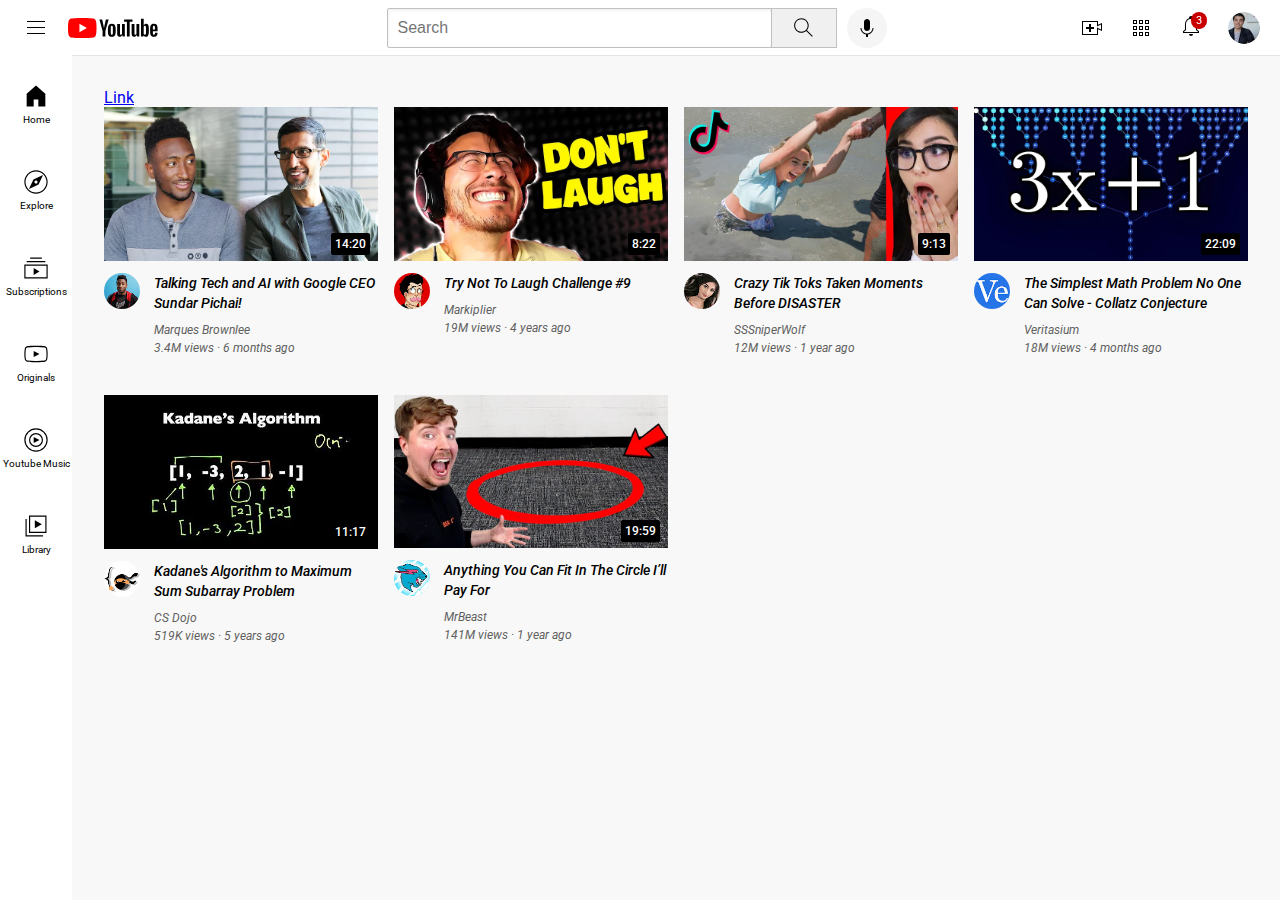
<file: index.html>
<!DOCTYPE html>
<html>

<head>
    <title>YouTube</title>
    <link rel="stylesheet" href="styles/video.css">
    <link rel="stylesheet" href="styles/header.css">
    <link rel="stylesheet" href="styles/sidebar.css">
    <link rel="stylesheet" href="styles/general.css">
    <link rel="stylesheet" href="tp.css">
    <link rel="preconnect" href="https://fonts.googleapis.com">
    <link rel="preconnect" href="https://fonts.gstatic.com" crossorigin>
    <link href="https://fonts.googleapis.com/css2?family=Roboto:wght@400;500;700&display=swap" rel="stylesheet">
</head>

<body>
    <div class="header">
        <div class="left-section">
            <img class="hamburger-menu" src="icons/hamburger-menu.svg">
            <img class="youtube-logo" src="icons/youtube-logo.svg">
        </div>
        <div class="middle-section">
            <input type="text" placeholder="Search" class="search-bar">
            <button class="search-button">
                <img class="search-icon" src="icons/search.svg">
                <div class="tooltip">Search</div>
            </button>
            <button class="voice-search-button">
                <img class="voice-search-icon" src="icons/voice-search-icon.svg">
                <div class="tooltip">Search with your voice</div>
            </button>
        </div>
        <div class="right-section">
            <div class="upload-icon-container">
                <img class="upload-icon" src="icons/upload.svg">
                <div class="tooltip">Create</div>
            </div>
            <div class="youtube-apps-icon-container">
                <img class="youtube-apps-icon" src="icons/youtube-apps.svg">
                <div class="tooltip">Youtube apps</div>
            </div>
            <div class="notification-icon-container-tooltip">
                <div class="notification-icon-container">
                    <div class="notifications-icon-three">3</div>
                    <img class="notifications-icon" src="icons/notifications.svg">
                </div>
                <div class="tooltip">Notifications</div>
            </div>
            <img class="current-user-picture" src="channel-pictures/my-channel.jpeg">
        </div>    
    </div>

    <div class="sidebar">
        <div class="sidebar-link">
            <img src="icons/home.svg">
            <div>Home</div>
        </div>

        <div class="sidebar-link">
            <img src="icons/explore.svg">
            <div>Explore</div>
        </div>

        <div class="sidebar-link">
            <img src="icons/subscriptions.svg">
            <div>Subscriptions</div>
        </div>

        <div class="sidebar-link">
            <img src="icons/originals.svg">
            <div>Originals</div>
        </div>

        <div class="sidebar-link">
            <img src="icons/youtube-music.svg">
            <div>Youtube Music</div>
        </div>

        <div class="sidebar-link">
            <img src="icons/library.svg">
            <div>Library</div>
        </div>
    </div>

    <a href="new.html">Link</a>
    <div class="video-grid">
        <div class="video-preview">
            <div class="thumbnail-row">
                <div class="video-time">14:20</div>
                <img class="thumbnail" src="thumbnails/thumbnail-1.webp">
            </div>
            <div class="video-info-grid">

                <div class="channel-picture">
                    <img class="profile" src="channel-pictures/channel-1.jpeg">
                </div>
                <div class="video-info">
                    <p class="video-title">
                        Talking Tech and AI with Google CEO Sundar Pichai!
                    </p>

                    <p class="channel-name">
                        Marques Brownlee
                    </p>

                    <p class="video-stats">
                        3.4M views &middot; 6 months ago
                    </p>
                </div>

            </div>

        </div>

        <div class="video-preview">
            <div class="thumbnail-row">
                <div class="video-time">8:22</div>
                <img class="thumbnail" src="thumbnails/thumbnail-2.webp">
            </div>
            <div class="video-info-grid">

                <div class="channel-picture">
                    <img class="profile" src="channel-pictures/channel-2.jpeg">
                </div>
                <div class="video-info">
                    <p class="video-title">
                        Try Not To Laugh Challenge #9
                    </p>

                    <p class="channel-name">
                        Markiplier
                    </p>

                    <p class="video-stats">
                        19M views &middot; 4 years ago
                    </p>
                </div>

            </div>

        </div>

        <div class="video-preview">
            <div class="thumbnail-row">
                <div class="video-time">9:13</div>
                <img class="thumbnail" src="thumbnails/thumbnail-3.webp">
            </div>
            <div class="video-info-grid">

                <div class="channel-picture">
                    <img class="profile" src="channel-pictures/channel-3.jpeg">
                </div>
                <div class="video-info">
                    <p class="video-title">
                        Crazy Tik Toks Taken Moments Before DISASTER
                    </p>

                    <p class="channel-name">
                        SSSniperWolf
                    </p>

                    <p class="video-stats">
                        12M views &middot; 1 year ago
                    </p>
                </div>

            </div>

        </div>

        <div class="video-preview">
            <div class="thumbnail-row">
                <div class="video-time">22:09</div>
                <img class="thumbnail" src="thumbnails/thumbnail-4.webp">
            </div>
            <div class="video-info-grid">

                <div class="channel-picture">
                    <img class="profile" src="channel-pictures/channel-4.jpeg">
                </div>
                <div class="video-info">
                    <p class="video-title">
                        The Simplest Math Problem No One Can Solve - Collatz Conjecture
                    </p>

                    <p class="channel-name">
                        Veritasium
                    </p>

                    <p class="video-stats">
                        18M views &middot; 4 months ago
                    </p>
                </div>

            </div>

        </div>

        <div class="video-preview">
            <div class="thumbnail-row">
                <div class="video-time">11:17</div>
                <img class="thumbnail" src="thumbnails/thumbnail-5.webp">
            </div>
            <div class="video-info-grid">

                <div class="channel-picture">
                    <img class="profile" src="channel-pictures/channel-5.jpeg">
                </div>
                <div class="video-info">
                    <p class="video-title">
                        Kadane's Algorithm to Maximum Sum Subarray Problem
                    </p>

                    <p class="channel-name">
                        CS Dojo
                    </p>

                    <p class="video-stats">
                        519K views &middot; 5 years ago
                    </p>
                </div>

            </div>

        </div>

        <div class="video-preview">
            <div class="thumbnail-row">
                <div class="video-time">19:59</div>
                <img class="thumbnail" src="thumbnails/thumbnail-6.webp">
            </div>
            <div class="video-info-grid">

                <div class="channel-picture">
                    <img class="profile" src="channel-pictures/channel-6.jpeg">
                </div>
                <div class="video-info">
                    <p class="video-title">
                        Anything You Can Fit In The Circle I’ll Pay For
                    </p>

                    <p class="channel-name">
                        MrBeast
                    </p>

                    <p class="video-stats">
                        141M views &middot; 1 year ago
                    </p>
                </div>

            </div>

        </div>

    </div>

</body>

</html>
</file>
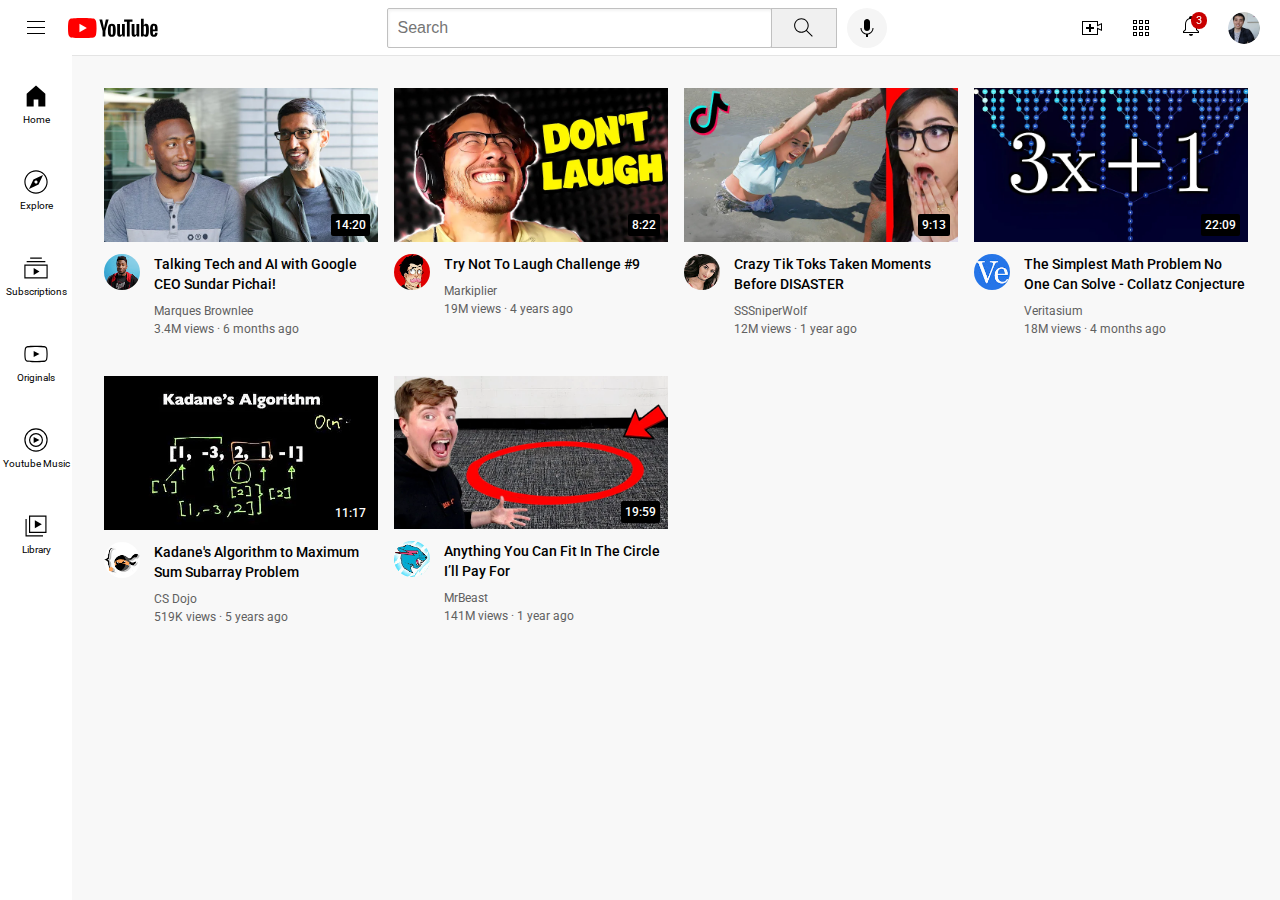
<file: youtube.html>
<!DOCTYPE html>
<html>

<head>
    <title>YouTube</title>
    <link rel="stylesheet" href="styles/video.css">
    <link rel="stylesheet" href="styles/header.css">
    <link rel="stylesheet" href="styles/sidebar.css">
    <link rel="stylesheet" href="styles/general.css">
    <link rel="preconnect" href="https://fonts.googleapis.com">
    <link rel="preconnect" href="https://fonts.gstatic.com" crossorigin>
    <link href="https://fonts.googleapis.com/css2?family=Roboto:wght@400;500;700&display=swap" rel="stylesheet">
</head>

<body>
    <div class="header">
        <div class="left-section">
            <img class="hamburger-menu" src="icons/hamburger-menu.svg">
            <img class="youtube-logo" src="icons/youtube-logo.svg">
        </div>
        <div class="middle-section">
            <input type="text" placeholder="Search" class="search-bar">
            <button class="search-button">
                <img class="search-icon" src="icons/search.svg">
                <div class="tooltip">Search</div>
            </button>
            <button class="voice-search-button">
                <img class="voice-search-icon" src="icons/voice-search-icon.svg">
                <div class="tooltip">Search with your voice</div>
            </button>
        </div>
        <div class="right-section">
            <div class="upload-icon-container">
                <img class="upload-icon" src="icons/upload.svg">
                <div class="tooltip">Create</div>
            </div>
            <div class="youtube-apps-icon-container">
                <img class="youtube-apps-icon" src="icons/youtube-apps.svg">
                <div class="tooltip">Youtube apps</div>
            </div>
            <div class="notification-icon-container-tooltip">
                <div class="notification-icon-container">
                    <div class="notifications-icon-three">3</div>
                    <img class="notifications-icon" src="icons/notifications.svg">
                </div>
                <div class="tooltip">Notifications</div>
            </div>
            <img class="current-user-picture" src="channel-pictures/my-channel.jpeg">
        </div>    
    </div>

    <div class="sidebar">
        <div class="sidebar-link">
            <img src="icons/home.svg">
            <div>Home</div>
        </div>

        <div class="sidebar-link">
            <img src="icons/explore.svg">
            <div>Explore</div>
        </div>

        <div class="sidebar-link">
            <img src="icons/subscriptions.svg">
            <div>Subscriptions</div>
        </div>

        <div class="sidebar-link">
            <img src="icons/originals.svg">
            <div>Originals</div>
        </div>

        <div class="sidebar-link">
            <img src="icons/youtube-music.svg">
            <div>Youtube Music</div>
        </div>

        <div class="sidebar-link">
            <img src="icons/library.svg">
            <div>Library</div>
        </div>
    </div>


    <div class="video-grid">
        <div class="video-preview">
            <div class="thumbnail-row">
                <div class="video-time">14:20</div>
                <img class="thumbnail" src="thumbnails/thumbnail-1.webp">
            </div>
            <div class="video-info-grid">

                <div class="channel-picture">
                    <img class="profile" src="channel-pictures/channel-1.jpeg">
                </div>
                <div class="video-info">
                    <p class="video-title">
                        Talking Tech and AI with Google CEO Sundar Pichai!
                    </p>

                    <p class="channel-name">
                        Marques Brownlee
                    </p>

                    <p class="video-stats">
                        3.4M views &middot; 6 months ago
                    </p>
                </div>

            </div>

        </div>

        <div class="video-preview">
            <div class="thumbnail-row">
                <div class="video-time">8:22</div>
                <img class="thumbnail" src="thumbnails/thumbnail-2.webp">
            </div>
            <div class="video-info-grid">

                <div class="channel-picture">
                    <img class="profile" src="channel-pictures/channel-2.jpeg">
                </div>
                <div class="video-info">
                    <p class="video-title">
                        Try Not To Laugh Challenge #9
                    </p>

                    <p class="channel-name">
                        Markiplier
                    </p>

                    <p class="video-stats">
                        19M views &middot; 4 years ago
                    </p>
                </div>

            </div>

        </div>

        <div class="video-preview">
            <div class="thumbnail-row">
                <div class="video-time">9:13</div>
                <img class="thumbnail" src="thumbnails/thumbnail-3.webp">
            </div>
            <div class="video-info-grid">

                <div class="channel-picture">
                    <img class="profile" src="channel-pictures/channel-3.jpeg">
                </div>
                <div class="video-info">
                    <p class="video-title">
                        Crazy Tik Toks Taken Moments Before DISASTER
                    </p>

                    <p class="channel-name">
                        SSSniperWolf
                    </p>

                    <p class="video-stats">
                        12M views &middot; 1 year ago
                    </p>
                </div>

            </div>

        </div>

        <div class="video-preview">
            <div class="thumbnail-row">
                <div class="video-time">22:09</div>
                <img class="thumbnail" src="thumbnails/thumbnail-4.webp">
            </div>
            <div class="video-info-grid">

                <div class="channel-picture">
                    <img class="profile" src="channel-pictures/channel-4.jpeg">
                </div>
                <div class="video-info">
                    <p class="video-title">
                        The Simplest Math Problem No One Can Solve - Collatz Conjecture
                    </p>

                    <p class="channel-name">
                        Veritasium
                    </p>

                    <p class="video-stats">
                        18M views &middot; 4 months ago
                    </p>
                </div>

            </div>

        </div>

        <div class="video-preview">
            <div class="thumbnail-row">
                <div class="video-time">11:17</div>
                <img class="thumbnail" src="thumbnails/thumbnail-5.webp">
            </div>
            <div class="video-info-grid">

                <div class="channel-picture">
                    <img class="profile" src="channel-pictures/channel-5.jpeg">
                </div>
                <div class="video-info">
                    <p class="video-title">
                        Kadane's Algorithm to Maximum Sum Subarray Problem
                    </p>

                    <p class="channel-name">
                        CS Dojo
                    </p>

                    <p class="video-stats">
                        519K views &middot; 5 years ago
                    </p>
                </div>

            </div>

        </div>

        <div class="video-preview">
            <div class="thumbnail-row">
                <div class="video-time">19:59</div>
                <img class="thumbnail" src="thumbnails/thumbnail-6.webp">
            </div>
            <div class="video-info-grid">

                <div class="channel-picture">
                    <img class="profile" src="channel-pictures/channel-6.jpeg">
                </div>
                <div class="video-info">
                    <p class="video-title">
                        Anything You Can Fit In The Circle I’ll Pay For
                    </p>

                    <p class="channel-name">
                        MrBeast
                    </p>

                    <p class="video-stats">
                        141M views &middot; 1 year ago
                    </p>
                </div>

            </div>

        </div>

    </div>

</body>

</html>
</file>
<file: styles/video.css>
.thumbnail {
    width: 100%;
}


.video-title {
    margin-top: 0;
    font-size: 14px;
    font-weight: 500;
    line-height: 20px;
    margin-bottom: 10px;
}

.video-info-grid {
    display: grid;
    grid-template-columns: 50px 1fr;
}

.profile {
    width: 36px;
    border-radius: 50px;
}

.thumbnail-row {
    margin-bottom: 8px;
    position: relative;
}

.channel-name,
.video-stats {
    font-size: 12px;
    color: rgb(96, 96, 96);
}

.channel-name {
    margin-bottom: 4px;
}

.video-grid {
    display: grid;
    grid-template-columns: 1fr 1fr 1fr;
    column-gap: 16px;
    row-gap: 40px;
}

@media(max-width : 750px) {
    .video-grid{
        grid-template-columns: 1fr 1fr;
    }
}

@media(min-width : 1250px) {
    .video-grid{
        grid-template-columns: 1fr 1fr 1fr 1fr;
    }
}

.video-time {
    font-size: 12px;
    font-weight: 500;
    position: absolute;
    background-color: black;
    color: white;
    bottom: 10px;
    right: 8px;
    padding: 4px;
    border-radius: 2px;
}
</file>
<file: styles/header.css>
.header {
    height: 55px;
    display: flex;
    flex-direction: row;/*default*/
    justify-content: space-between;
    position: fixed;
    top: 0;
    right: 0;
    left: 0;
    background-color: white;

    border-bottom-style: solid;
    border-bottom-width: 1px;
    border-bottom-color: rgb(228,228,228);
    
    z-index: 100;
}

.left-section {
    display: flex;
    align-items: center;
}

.hamburger-menu {
    height: 24px;
    margin-left: 24px;
    margin-right: 20px;
}

.youtube-logo {
    height: 20px;
}

.middle-section {
    flex: 1;
    margin-left: 70px;
    margin-right: 35px;
    max-width: 500px;
    display: flex;
    align-items: center;
}

.search-bar::placeholder {
    font-size: 16px;
}

.search-bar {
    flex: 1;
    height: 36px;
    padding-left: 10px;
    font-size: 16px;

    border-width: 1px;
    border-style: solid;
    border-radius: 2px;
    border-color: rgb(192,192,192);
    box-shadow: inset 1px 2px 3px rgba(0,0,0,0.05);
    outline: none;
    width: 0px;
}
.search-button {
    height: 40px;
    width: 66px;
    border-style: solid;
    border-width: 1px;
    border-color: rgb(192,192,192);
    background-color: rgb(240,240,240);
    margin-left: -1px;
    margin-right: 10px;

    cursor: pointer;
}

.search-button:hover {
    background-color: rgb(234, 234, 234);
}

.search-button .tooltip ,
.voice-search-button .tooltip ,
.upload-icon-container .tooltip,
.youtube-apps-icon-container .tooltip ,
.notification-icon-container-tooltip .tooltip {
    position: absolute;
    bottom: -25px;

    background-color: grey;
    color: white;

    padding-left: 8px;
    padding-right: 8px;
    padding-bottom: 4px;
    padding-top: 4px;

    border-radius: 2px;
    font-size: 12px;
    opacity: 0;
    transition: opacity 0.15s;
    pointer-events: none;
    white-space: nowrap;
}


.search-button:hover .tooltip ,
.voice-search-button:hover .tooltip,
.upload-icon-container:hover .tooltip ,
.youtube-apps-icon-container:hover .tooltip,
.notification-icon-container-tooltip:hover .tooltip{
    opacity: 1;
}

.search-button,
.voice-search-button,
.upload-icon-container ,
.youtube-apps-icon-container,
.notification-icon-container-tooltip {
    display: flex;
    justify-content: center;
    align-items: center;
    position: relative;
}

.search-icon {
    height: 25px;
}

.voice-search-button {
    height: 40px;
    width: 40px;
    border-radius: 20px;
    border-width: 1px;
    border: none;
    background-color: rgb(245,245,245);
}

.voice-search-icon {
    height: 24px;
}


.right-section {
    width: 180px;
    margin-right: 20px;
    display: flex;
    align-items: center;
    justify-content: space-between;
    flex-shrink: 0;
}

.upload-icon {
    height: 24px;
}

.youtube-apps-icon{
    height: 24px;
}

.notification-icon-container {
    position: relative;
}

.notifications-icon-three {
    position: absolute;
    background-color: rgb(200, 0, 0);
    color: white;
    font-size: 11px;
    padding-left: 5px;
    padding-right: 5px;
    padding-top: 2px;
    padding-bottom: 2px;
    border-radius: 10px;
    top: -2px;
    right: -4px;
}

.notifications-icon {
    height: 24px;
}

.current-user-picture {
    height: 32px;
    border-radius: 16px;
}
</file>
<file: styles/sidebar.css>
.sidebar {
    background-color: white;
    position: fixed;
    top: 55px;
    bottom: 0px;
    left: 0px;
    width: 72px;
    z-index: 200;
    padding-top: 5px;
} 

.sidebar-link {
    height: 86px;
    display: flex;
    flex-direction: column;
    justify-content: center;
    align-items: center;
    cursor: pointer;
}

.sidebar-link:hover {
    background-color: rgb(235, 235, 235);
}

.sidebar-link img {
    height: 28px;
    margin-bottom: 4px;
    
}

.sidebar-link div {
    font-size: 10px;
}
</file>
<file: styles/general.css>
p {
    margin-top: 0px;
    margin-bottom: 0px;
}

body {
    font-family: Roboto,Arial;/*pure pg ko kar diya (inheritance)*/
    padding-top: 80px;
    padding-left: 96px;
    padding-right: 24px;
    background-color: rgb(248, 248, 248);
}
</file>
<file: tp.css>
p{
    font-style: italic;
}
</file>
